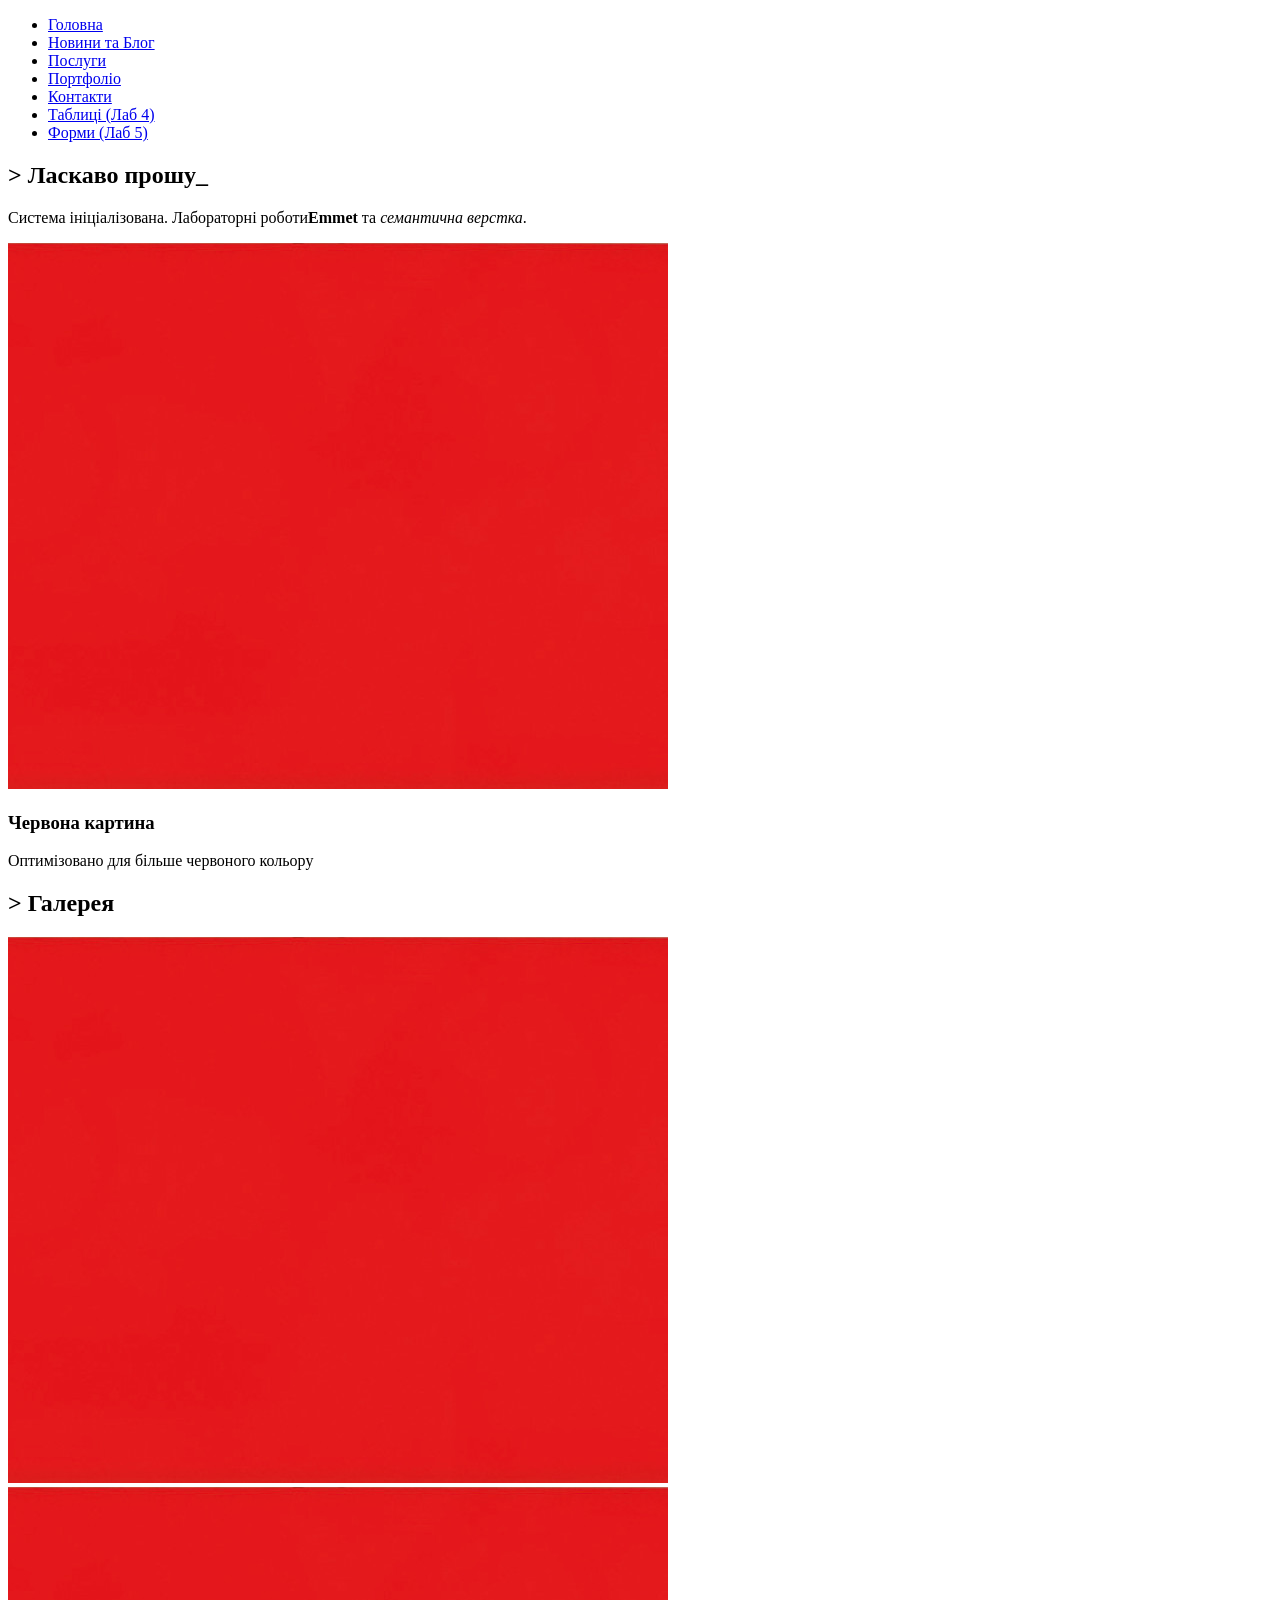
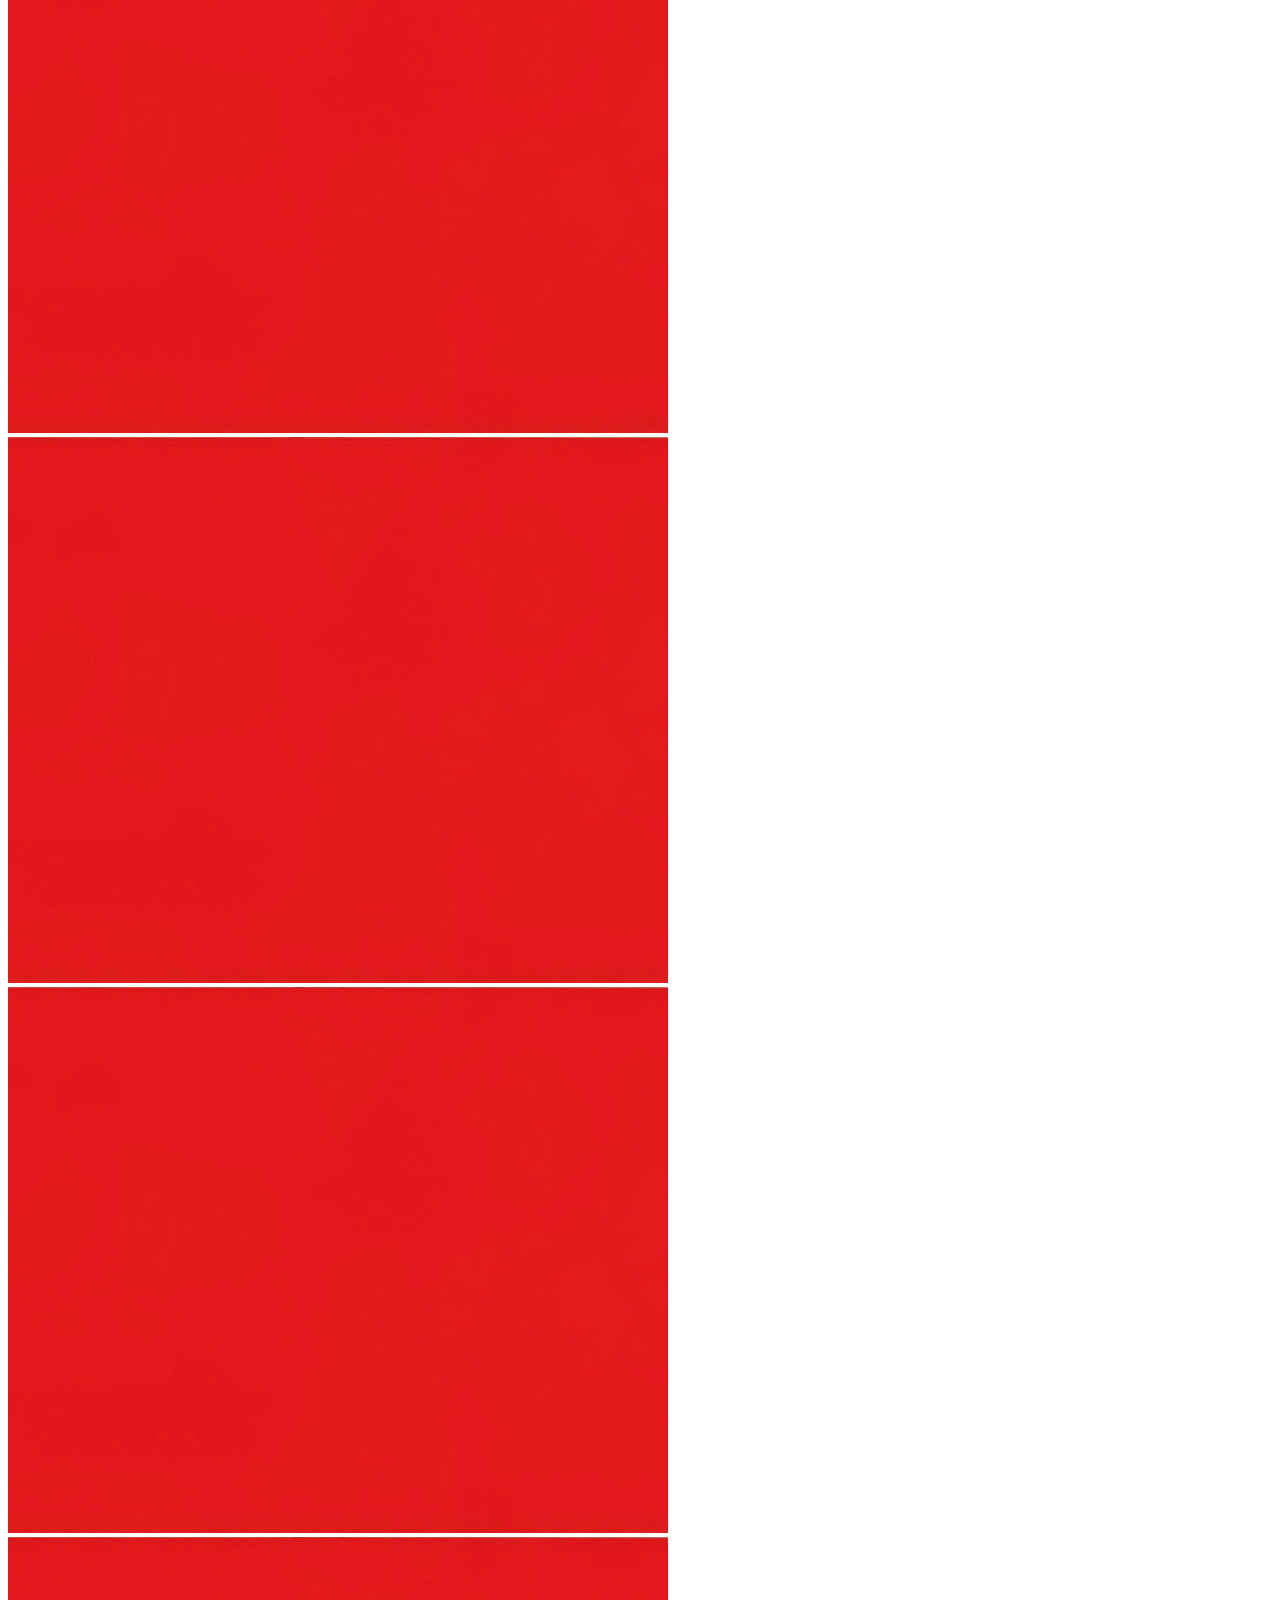
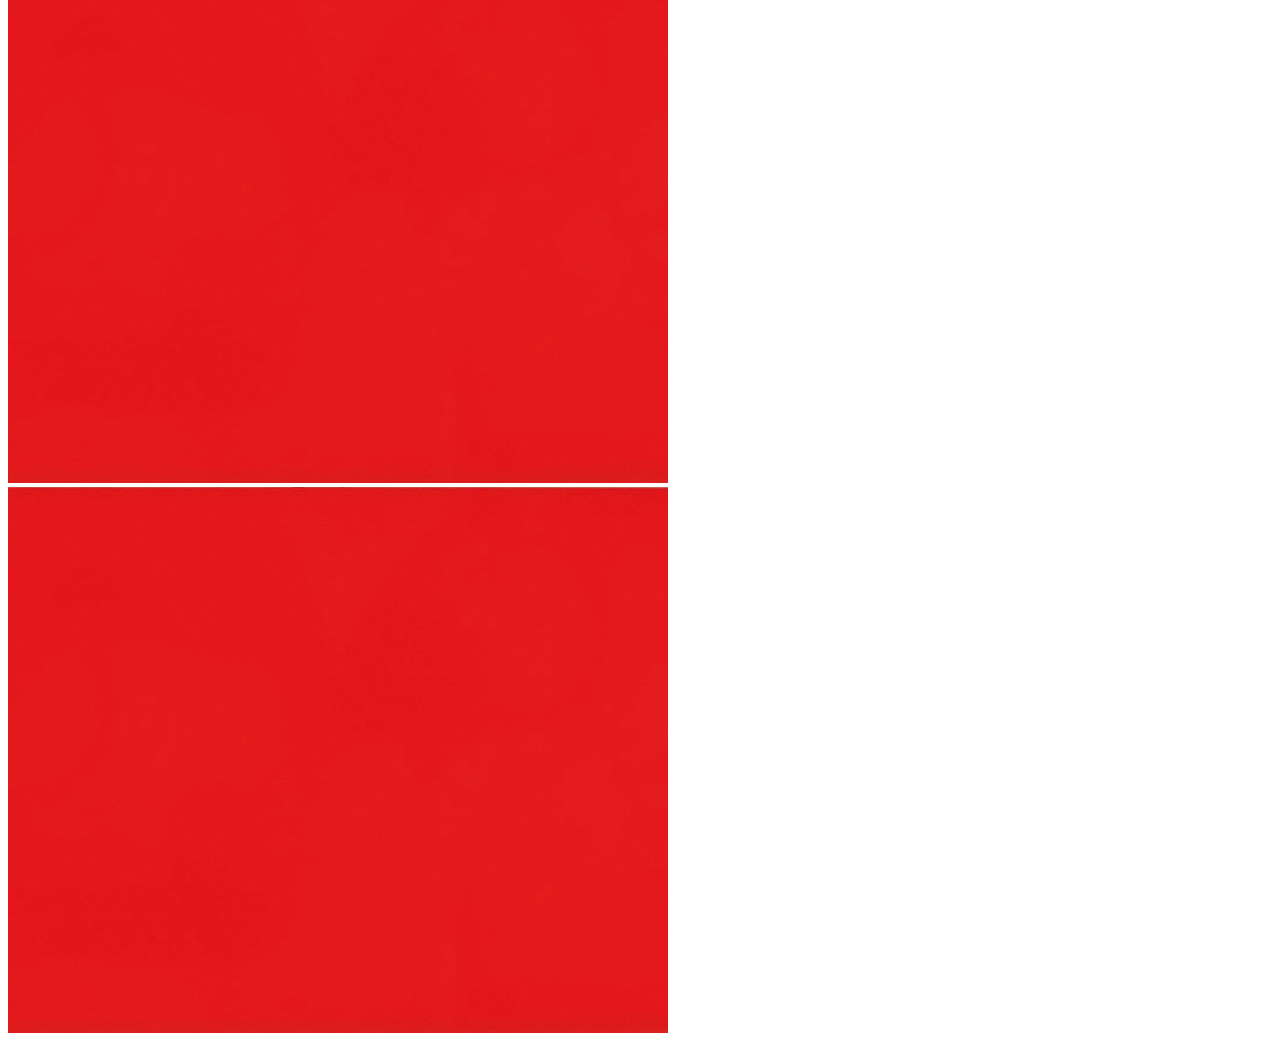
<file: index.html>
<!DOCTYPE html>
<html lang="uk">
<head>
    <meta charset="UTF-8">
    <meta name="viewport" content="width=device-width, initial-scale=1.0">
    <title>Lab // Semantics</title>
    <link rel="stylesheet" href="style.css">
</head>
<body>

    <header>
        <nav>
            <ul>
                <li><a href="index.html">Головна</a></li>
                <li><a href="news.html">Новини та Блог</a></li>
                <li><a href="#">Послуги</a></li>
                <li><a href="#">Портфоліо</a></li>
                <li><a href="#">Контакти</a></li>
                <li><a href="lab4.html" class="active">Таблиці (Лаб 4)</a></li>
                <li><a href="lab5.html" class="active">Форми (Лаб 5)</a></li>
            </ul>
        </nav>
    </header>

    <main>
        <section class="module">
            <h1>> Ласкаво прошу_</h1>
            <p>Система ініціалізована. Лабораторні роботи<strong>Emmet</strong> та <em>семантична верстка</em>.</p>
        </section>

        <section class="module product">
            <img src="red.jpg" alt="Зображення товару">
            <div class="product-info">
                <h3>Червона картина</h3>
                <p>Оптимізовано для більше червоного кольору</p>
            </div>
        </section>

        <section class="module">
            <h2>> Галерея</h2>
            <div class="gallery-grid">
                <img src="red.jpg" alt="Файл 1">
                <img src="red.jpg" alt="Файл 2">
                <img src="red.jpg" alt="Файл 3">
                <img src="red.jpg" alt="Файл 4">
                <img src="red.jpg" alt="Файл 5">
                <img src="red.jpg" alt="Файл 6">
            </div>
        </section>
    </main>
</body>
</html>
</file>
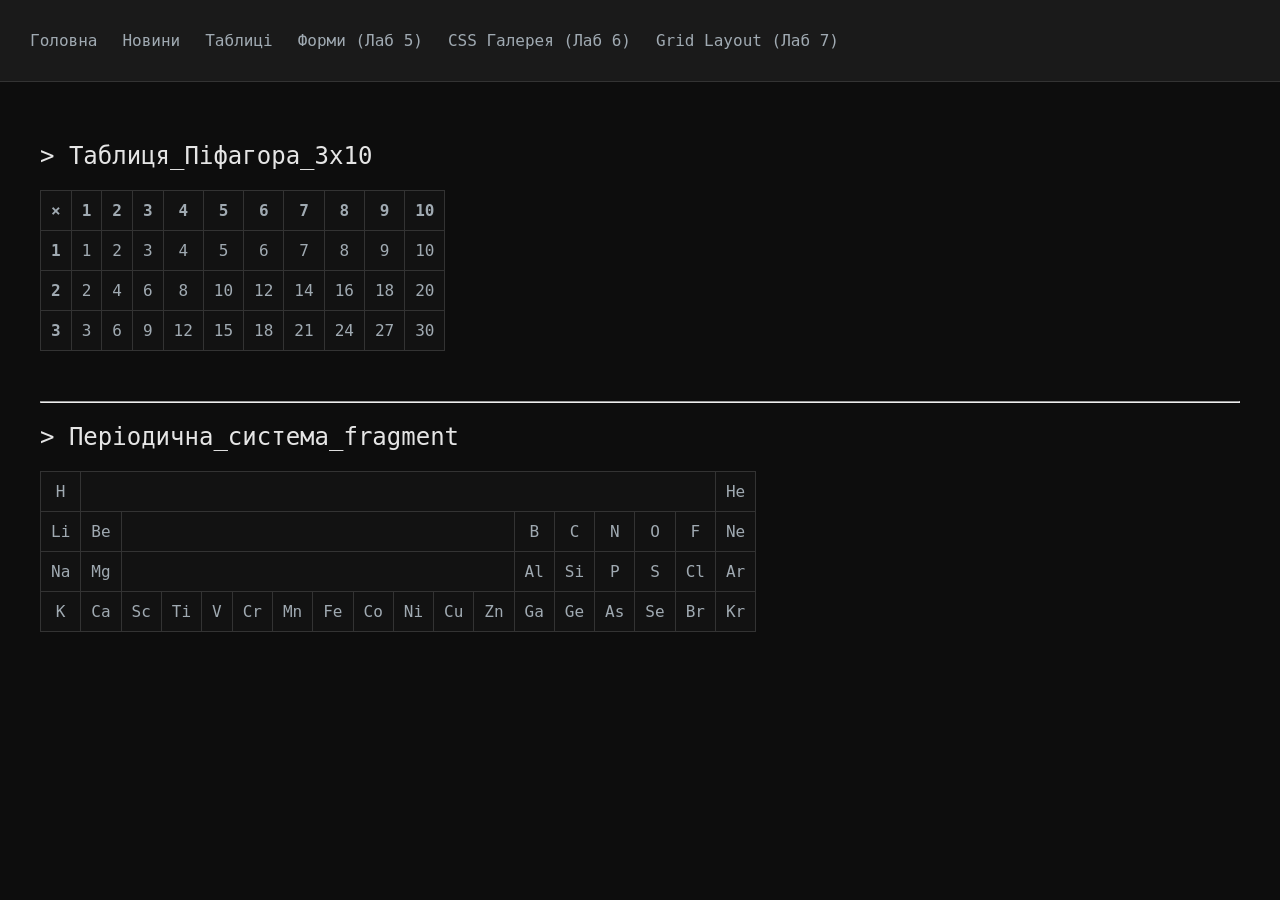
<file: lab4.html>
<!DOCTYPE html>
<html lang="uk">
<head>
    <meta charset="UTF-8">
    <title>Lab 4 // Tables</title>
    <link rel="stylesheet" href="lab4_style.css">
</head>
<body>
    <header>
        <nav>
            <ul>
                <li><a href="index.html">Головна</a></li>
                <li><a href="news.html">Новини</a></li>
                <li><a href="lab4.html">Таблиці</a></li>
                <li><a href="lab5.html">Форми (Лаб 5)</a></li>
                <li><a href="lab6.html" class="active">CSS Галерея (Лаб 6)</a></li>
                <li><a href="lab7.html">Grid Layout (Лаб 7)</a></li>
            </ul>
        </nav>
    </header>

    <main class="techno-block">
        <section>
            <h2>> Таблиця_Піфагора_3x10</h2>
            <table class="pythagoras-table">
                <thead>
                    <tr>
                        <th>×</th><th>1</th><th>2</th><th>3</th><th>4</th><th>5</th><th>6</th><th>7</th><th>8</th><th>9</th><th>10</th>
                    </tr>
                </thead>
                <tbody>
                    <tr><th>1</th><td>1</td><td>2</td><td>3</td><td>4</td><td>5</td><td>6</td><td>7</td><td>8</td><td>9</td><td>10</td></tr>
                    <tr><th>2</th><td>2</td><td>4</td><td>6</td><td>8</td><td>10</td><td>12</td><td>14</td><td>16</td><td>18</td><td>20</td></tr>
                    <tr><th>3</th><td>3</td><td>6</td><td>9</td><td>12</td><td>15</td><td>18</td><td>21</td><td>24</td><td>27</td><td>30</td></tr>
                    </tbody>
            </table>
        </section>

        <hr>

        <section>
            <h2>> Періодична_система_fragment</h2>
            <table class="periodic-table">
                <tr>
                    <td class="element">H</td>
                    <td colspan="16"></td> <td class="element">He</td>
                </tr>
                <tr>
                    <td class="element">Li</td>
                    <td class="element">Be</td>
                    <td colspan="10"></td> <td class="element">B</td>
                    <td class="element">C</td>
                    <td class="element">N</td>
                    <td class="element">O</td>
                    <td class="element">F</td>
                    <td class="element">Ne</td>
                </tr>
                <tr>
                    <td class="element">Na</td>
                    <td class="element">Mg</td>
                    <td colspan="10"></td> <td class="element">Al</td>
                    <td class="element">Si</td>
                    <td class="element">P</td>
                    <td class="element">S</td>
                    <td class="element">Cl</td>
                    <td class="element">Ar</td>
                </tr>
                <tr>
                    <td class="element">K</td>
                    <td class="element">Ca</td>
                    <td class="element">Sc</td>
                    <td class="element">Ti</td>
                    <td class="element">V</td>
                    <td class="element">Cr</td>
                    <td class="element">Mn</td>
                    <td class="element">Fe</td>
                    <td class="element">Co</td>
                    <td class="element">Ni</td>
                    <td class="element">Cu</td>
                    <td class="element">Zn</td>
                    <td class="element">Ga</td>
                    <td class="element">Ge</td>
                    <td class="element">As</td>
                    <td class="element">Se</td>
                    <td class="element">Br</td>
                    <td class="element">Kr</td>
                </tr>
            </table>
        </section>
    </main>
</body>
</html>
</file>
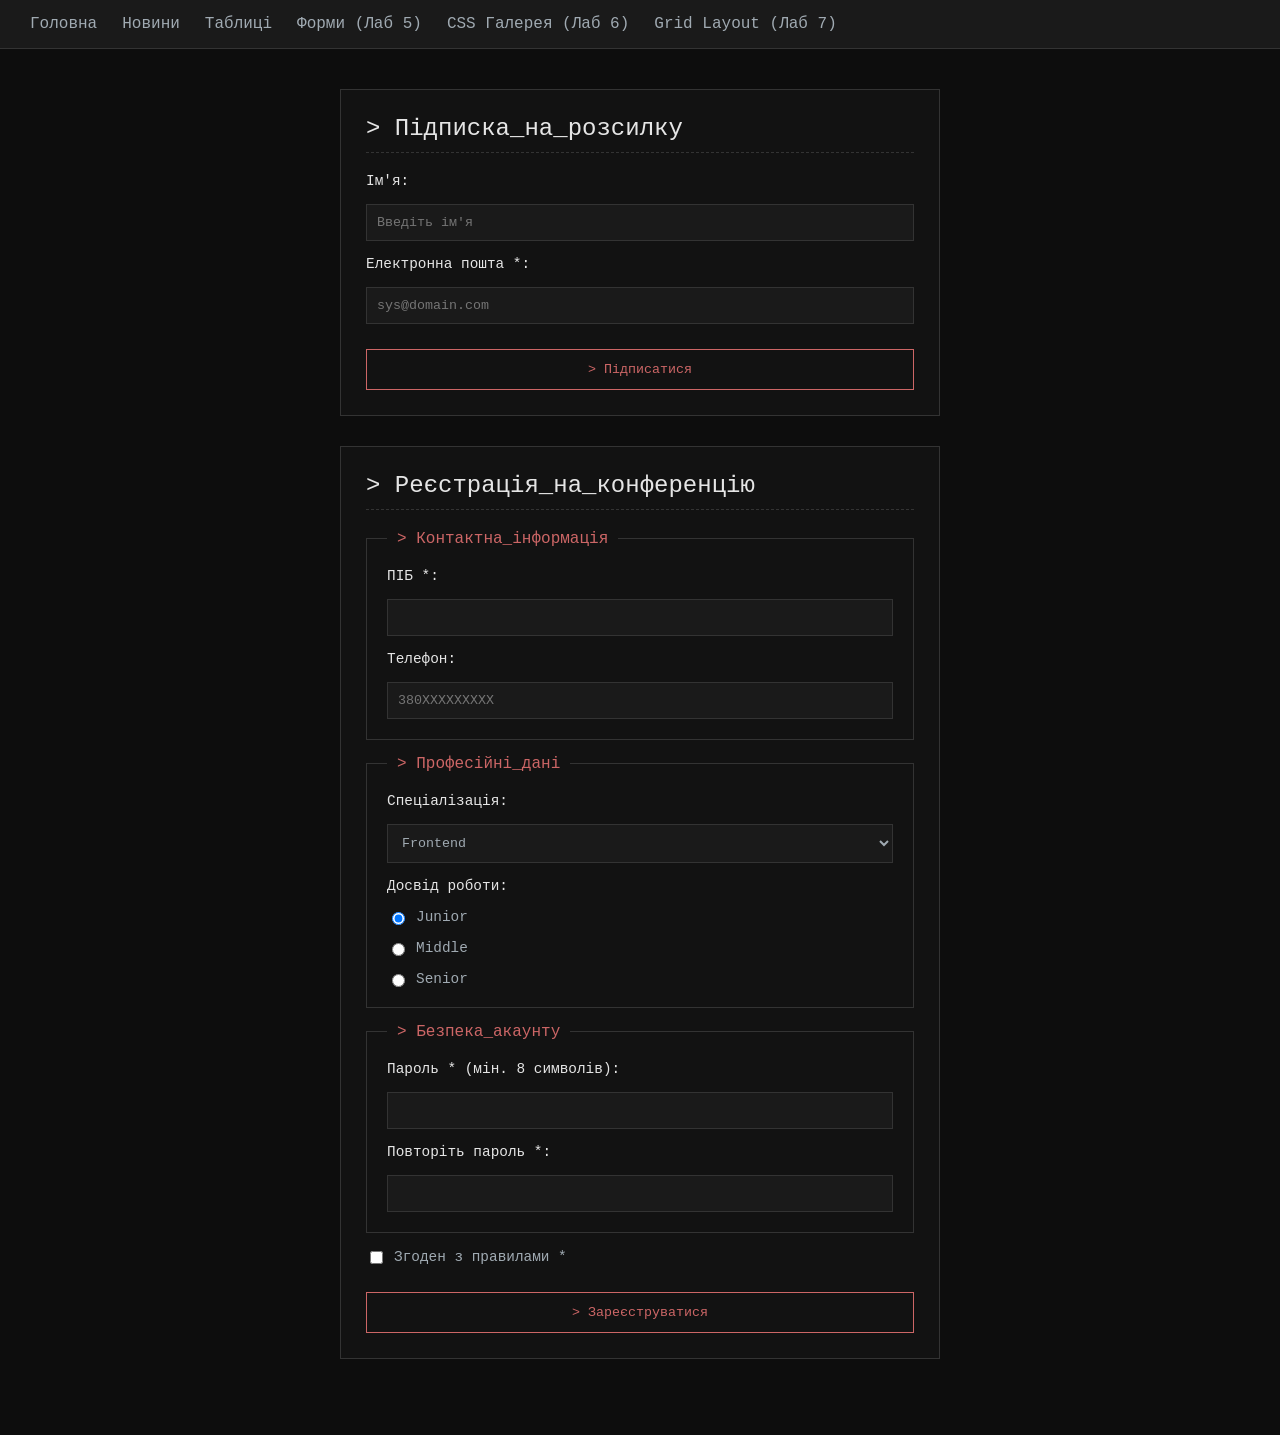
<file: lab5.html>
<!DOCTYPE html>
<html lang="uk">
<head>
    <meta charset="UTF-8">
    <title>Lab 5 // Forms</title>
    <link rel="stylesheet" href="lab5_style.css">
</head>
<body>

    <header>
        <nav>
            <ul>
                <li><a href="index.html">Головна</a></li>
                <li><a href="news.html">Новини</a></li>
                <li><a href="lab4.html">Таблиці</a></li>
                <li><a href="lab5.html">Форми (Лаб 5)</a></li>
                <li><a href="lab6.html">CSS Галерея (Лаб 6)</a></li>
                <li><a href="lab7.html">Grid Layout (Лаб 7)</a></li>
            </ul>
        </nav>
    </header>

    <main>
        <section>
            <h2>> Підписка_на_розсилку</h2>
            
            <form action="#" method="POST">
                <label for="sub-name">Ім'я:</label>
                <input type="text" id="sub-name" name="name" placeholder="Введіть ім'я">
                
                <label for="sub-email">Електронна пошта *:</label>
                <input type="email" id="sub-email" name="email" required placeholder="sys@domain.com">

                <button type="submit">> Підписатися</button>
            </form>
        </section>

        <section>
            <h2>> Реєстрація_на_конференцію</h2>
            
            <form action="#" method="POST">
                
                <fieldset>
                    <legend>> Контактна_інформація</legend>
                    <label for="reg-name">ПІБ *:</label>
                    <input type="text" id="reg-name" name="fullname" required minlength="3">

                    <label for="reg-phone">Телефон:</label>
                    <input type="tel" id="reg-phone" name="phone" pattern="[0-9]{10,12}" placeholder="380XXXXXXXXX">
                </fieldset>

                <fieldset>
                    <legend>> Професійні_дані</legend>
                    <label for="reg-role">Спеціалізація:</label>
                    <select id="reg-role" name="role">
                        <option value="frontend">Frontend</option>
                        <option value="backend">Backend</option>
                        <option value="design">Design</option>
                    </select>

                    <p class="label-text">Досвід роботи:</p>
                    <label class="inline"><input type="radio" name="exp" value="junior" checked> Junior</label>
                    <label class="inline"><input type="radio" name="exp" value="middle"> Middle</label>
                    <label class="inline"><input type="radio" name="exp" value="senior"> Senior</label>
                </fieldset>

                <fieldset>
                    <legend>> Безпека_акаунту</legend>
                    <label for="pwd1">Пароль * (мін. 8 символів):</label>
                    <input type="password" id="pwd1" name="pwd1" required minlength="8">

                    <label for="pwd2">Повторіть пароль *:</label>
                    <input type="password" id="pwd2" name="pwd2" required 
                           oninput="this.setCustomValidity(this.value != document.getElementById('pwd1').value ? 'Паролі не збігаються' : '')">
                </fieldset>

                <fieldset class="borderless">
                    <label class="inline">
                        <input type="checkbox" name="terms" required> Згоден з правилами *
                    </label>
                </fieldset>

                <button type="submit">> Зареєструватися</button>
            </form>
        </section>
    </main>

</body>
</html>
</file>
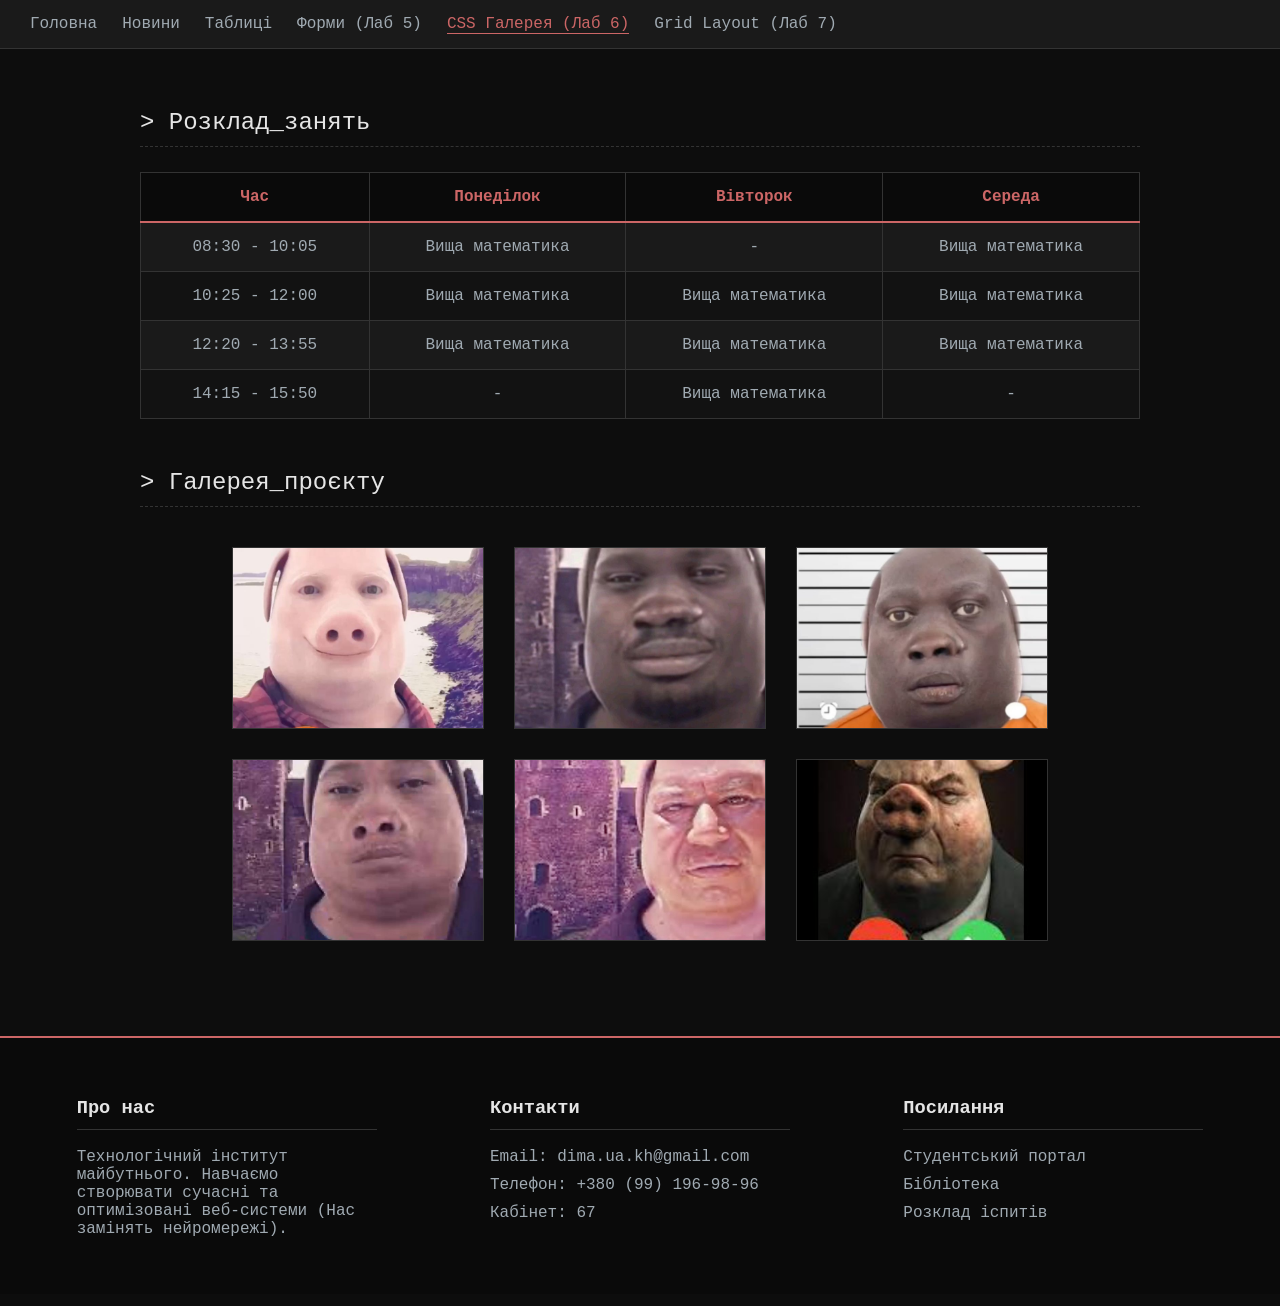
<file: lab6.html>
<!DOCTYPE html>
<html lang="uk">
<head>
    <meta charset="UTF-8">
    <meta name="viewport" content="width=device-width, initial-scale=1.0">
    <title>Лабораторна 6: CSS Стилізація</title>
    <link rel="stylesheet" href="lab6_style.css">
</head>
<body>

    <header>
        <nav>
            <ul>
                <li><a href="index.html">Головна</a></li>
                <li><a href="news.html">Новини</a></li>
                <li><a href="lab4.html">Таблиці</a></li>
                <li><a href="lab5.html">Форми (Лаб 5)</a></li>
                <li><a href="lab6.html" class="active">CSS Галерея (Лаб 6)</a></li>
                <li><a href="lab7.html">Grid Layout (Лаб 7)</a></li>
            </ul>
        </nav>
    </header>

    <main>
        <section>
            <h2>> Розклад_занять</h2>
            <table class="schedule-table">
                <thead>
                    <tr>
                        <th>Час</th>
                        <th>Понеділок</th>
                        <th>Вівторок</th>
                        <th>Середа</th>
                    </tr>
                </thead>
                <tbody>
                    <tr>
                        <td>08:30 - 10:05</td>
                        <td>Вища математика</td>
                        <td>-</td>
                        <td>Вища математика</td>
                    </tr>
                    <tr>
                        <td>10:25 - 12:00</td>
                        <td>Вища математика</td>
                        <td>Вища математика</td>
                        <td>Вища математика</td>
                    </tr>
                    <tr>
                        <td>12:20 - 13:55</td>
                        <td>Вища математика</td>
                        <td>Вища математика</td>
                        <td>Вища математика</td>
                    </tr>
                    <tr>
                        <td>14:15 - 15:50</td>
                        <td>-</td>
                        <td>Вища математика</td>
                        <td>-</td>
                    </tr>
                </tbody>
            </table>
        </section>

        <section>
            <h2>> Галерея_проєкту</h2>
            <div class="gallery-container">
                <img src="jonhpork1.jpg" alt="Скріншот 1" class="gallery-img">
                <img src="johnpork2.jpg" alt="Скріншот 2" class="gallery-img">
                <img src="johnpork3.jpg" alt="Скріншот 3" class="gallery-img">
                <img src="johnpork4.jpg" alt="Скріншот 4" class="gallery-img">
                <img src="johnpork5.jpg" alt="Скріншот 5" class="gallery-img">
                <img src="johnpork6.jpg" alt="Скріншот 6" class="gallery-img">
            </div>
        </section>
    </main>

    <footer class="site-footer">
        <div class="footer-column">
            <h3>Про нас</h3>
            <p>Технологічний інститут майбутнього. Навчаємо створювати сучасні та оптимізовані веб-системи (Нас замінять нейромережі).</p>
        </div>
        
        <div class="footer-column">
            <h3>Контакти</h3>
            <ul class="footer-links">
                <li>Email: dima.ua.kh@gmail.com</li>
                <li>Телефон: +380 (99) 196-98-96</li>
                <li>Кабінет: 67</li>
            </ul>
        </div>
        
        <div class="footer-column">
            <h3>Посилання</h3>
            <ul class="footer-links">
                <li><a href="#">Студентський портал</a></li>
                <li><a href="#">Бібліотека</a></li>
                <li><a href="#">Розклад іспитів</a></li>
            </ul>
        </div>
    </footer>

</body>
</html>
</file>
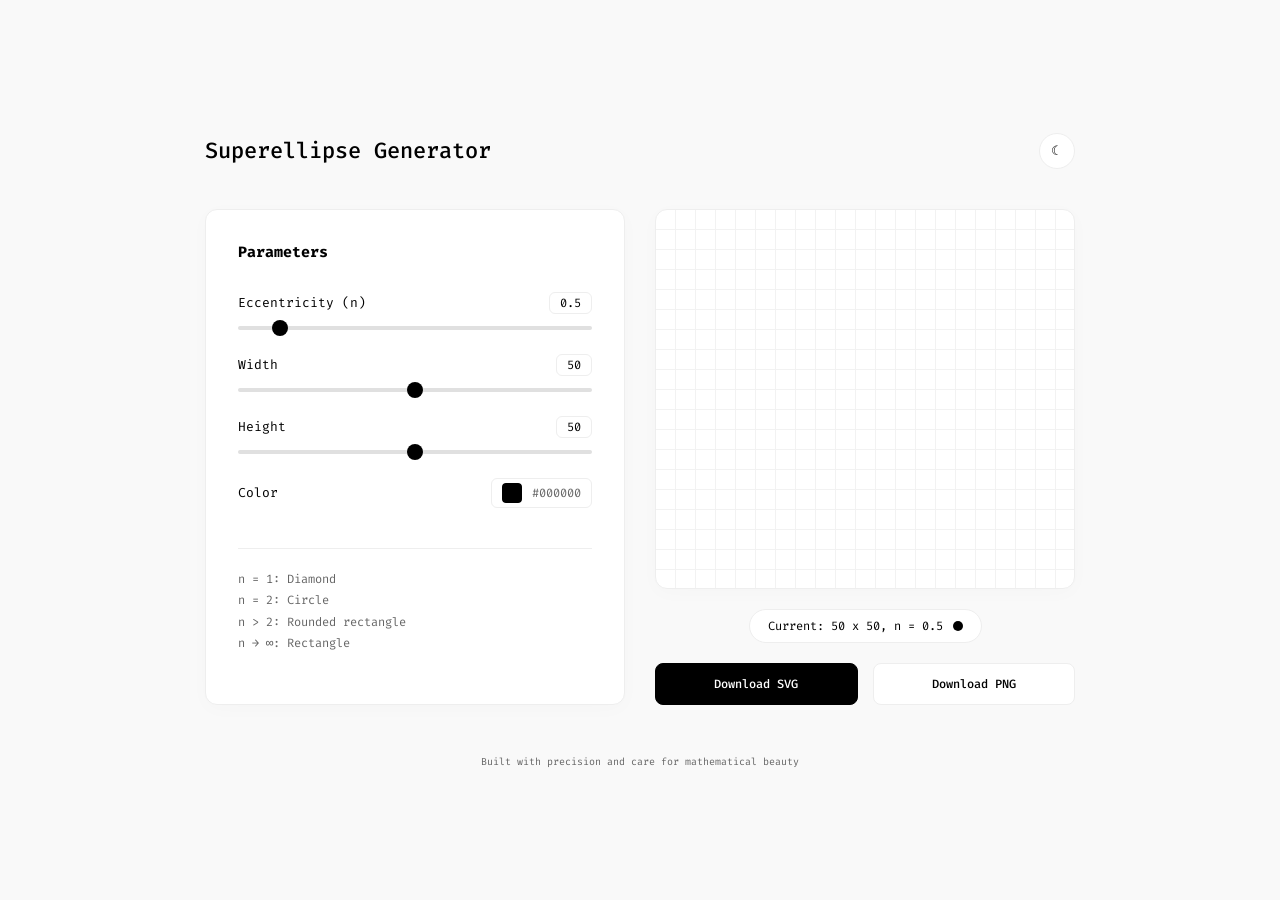
<file: lab7.2.html>
<!DOCTYPE html>
<html lang="uk">
<head>
    <meta charset="UTF-8">
    <meta name="viewport" content="width=device-width, initial-scale=1.0">
    <title>Superellipse Generator - Minimal UI</title>
    <link href="https://fonts.googleapis.com/css2?family=Fira+Code:wght@400;500&family=Inter:wght@400;500;600&display=swap" rel="stylesheet">
    <link rel="stylesheet" href="styles7.css">
</head>
<body>

    <div class="app-container">
        <header class="header">
            <h1>Superellipse Generator</h1>
            <button class="theme-toggle">☾</button>
        </header>

        <main class="grid-layout">
            
            <aside class="card parameters-card">
                <h2>Parameters</h2>
                
                <div class="control-group">
                    <div class="control-header">
                        <span>Eccentricity (n)</span>
                        <div class="val-box" id="val-n">0.5</div>
                    </div>
                    <input type="range" min="0" max="5" step="0.1" value="0.5" oninput="document.getElementById('val-n').innerText = this.value">
                </div>

                <div class="control-group">
                    <div class="control-header">
                        <span>Width</span>
                        <div class="val-box" id="val-w">50</div>
                    </div>
                    <input type="range" min="0" max="100" value="50" oninput="document.getElementById('val-w').innerText = this.value">
                </div>

                <div class="control-group">
                    <div class="control-header">
                        <span>Height</span>
                        <div class="val-box" id="val-h">50</div>
                    </div>
                    <input type="range" min="0" max="100" value="50" oninput="document.getElementById('val-h').innerText = this.value">
                </div>

                <div class="control-color">
                    <span>Color</span>
                    <div class="color-picker-wrap">
                        <input type="color" value="#000000" oninput="document.getElementById('val-c').innerText = this.value.toUpperCase()">
                        <span class="color-code" id="val-c">#000000</span>
                    </div>
                </div>

                <div class="legend">
                    n = 1: Diamond<br>
                    n = 2: Circle<br>
                    n > 2: Rounded rectangle<br>
                    n → ∞: Rectangle
                </div>
            </aside>

            <section class="preview-container">
                
                <div class="card preview-area">
                    </div>

                <div class="status-bar">
                    <span>Current: 50 x 50, n = 0.5</span>
                    <div class="color-dot"></div>
                </div>

                <div class="actions-grid">
                    <button class="btn btn-dark">Download SVG</button>
                    <button class="btn btn-light">Download PNG</button>
                </div>
            </section>

        </main>

        <footer class="footer-text">
            Built with precision and care for mathematical beauty
        </footer>
    </div>

</body>
</html>
</file>
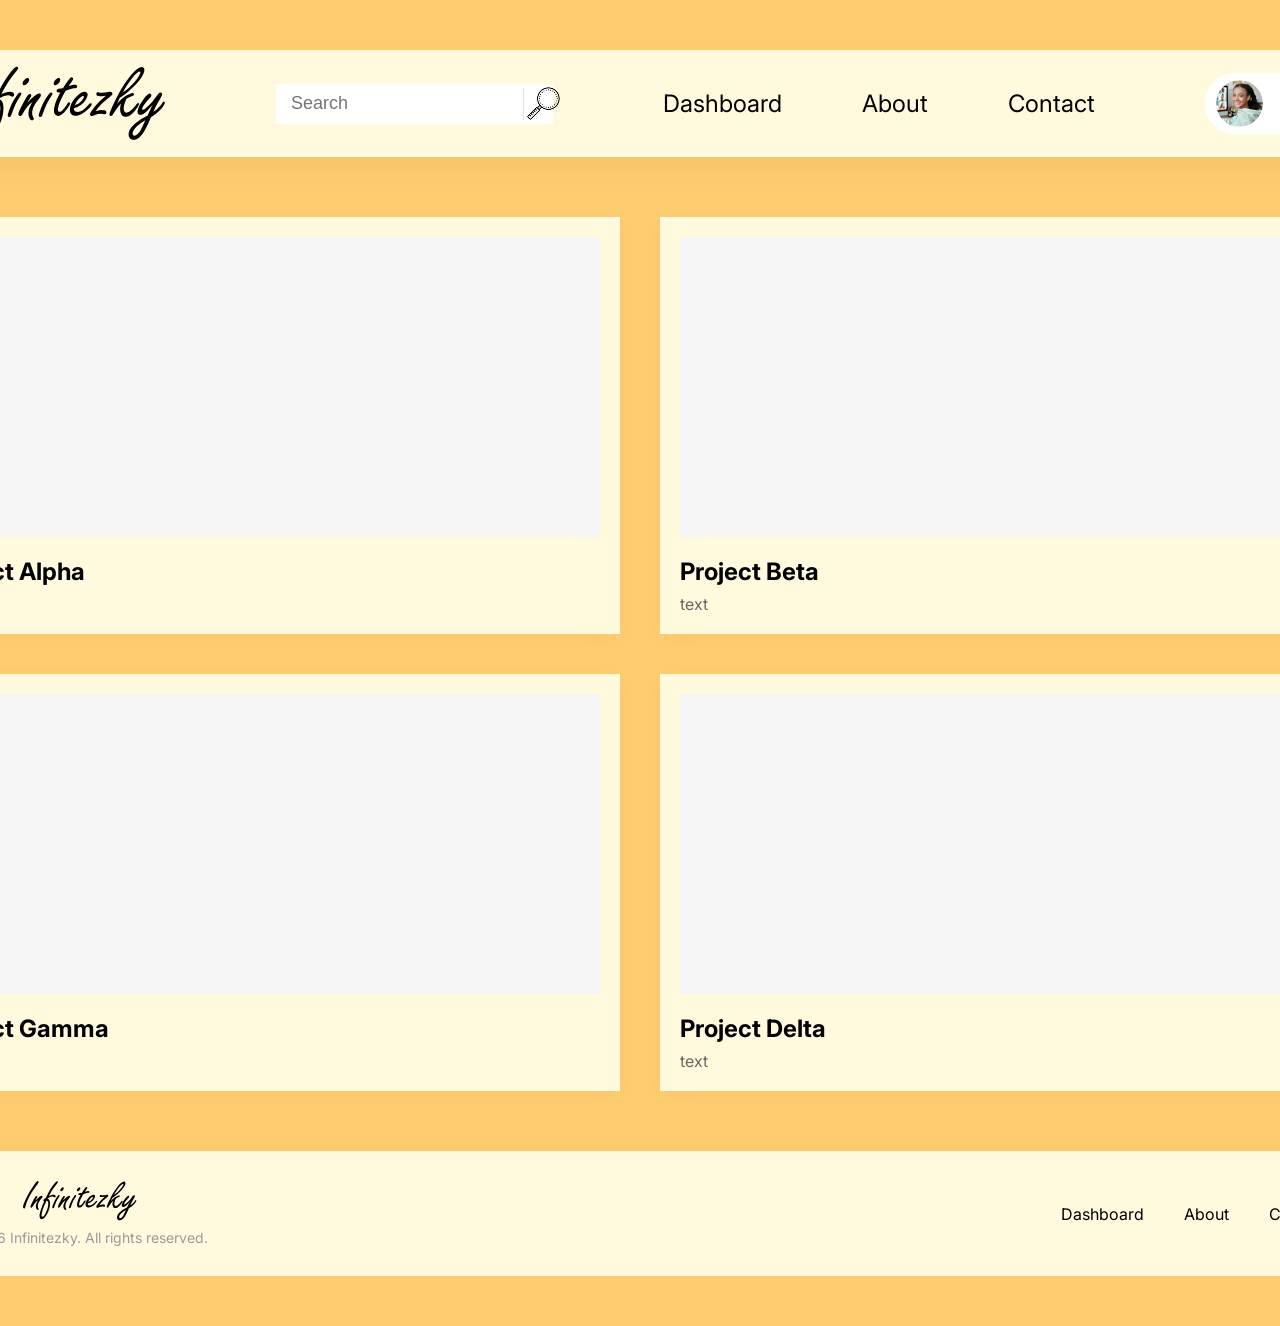
<file: lab7.2fix.html>
<!DOCTYPE html>
<html lang="uk">
<head>
    <meta charset="UTF-8">
    <meta name="viewport" content="width=device-width, initial-scale=1.0">
    <title>Lab 7 - Figma Implementation</title>
    <link rel="stylesheet" href="styles7f.css">
</head>
<body>

    <header class="header-section">
        <nav class="navbar">
            <img src="img/logo.svg" alt="logo" class="logo">
            
            <div class="search-container">
                <input type="text" placeholder="Search" class="search-input">
                <div class="search-icon-wrapper">
                    <img src="img/icon.png" alt="search" class="search-icon">
                </div>
            </div>

            <ul class="nav-links">
                <li>Dashboard</li>
                <li>About</li>
                <li>Contact</li>
            </ul>

            <div class="profile-card">
                <img src="img/picture.png" alt="avatar" class="avatar">
                <img src="img/icon2.svg" alt="arrow" class="chevron-icon">
            </div>
        </nav>
    </header>

    <main class="main-content">
        <div class="grid-container">
            <div class="card">
                <div class="card-img-placeholder"></div>
                <h3>Project Alpha</h3>
                <p>text</p>
            </div>
            <div class="card">
                <div class="card-img-placeholder"></div>
                <h3>Project Beta</h3>
                <p>text</p>
            </div>
            <div class="card">
                <div class="card-img-placeholder"></div>
                <h3>Project Gamma</h3>
                <p>text</p>
            </div>
            <div class="card">
                <div class="card-img-placeholder"></div>
                <h3>Project Delta</h3>
                <p>text</p>
            </div>
        </div>
    </main>
    <footer class="site-footer">
        <div class="footer-content">
            <div class="footer-left">
                <img src="img/logo.svg" alt="logo" class="logo-footer">
                <p class="copyright">&copy; 2026 Infinitezky. All rights reserved.</p>
            </div>

            <ul class="footer-links">
                <li>Dashboard</li>
                <li>About</li>
                <li>Contact</li>
            </ul>
        </div>
    </footer>
</body>
</html>
</file>
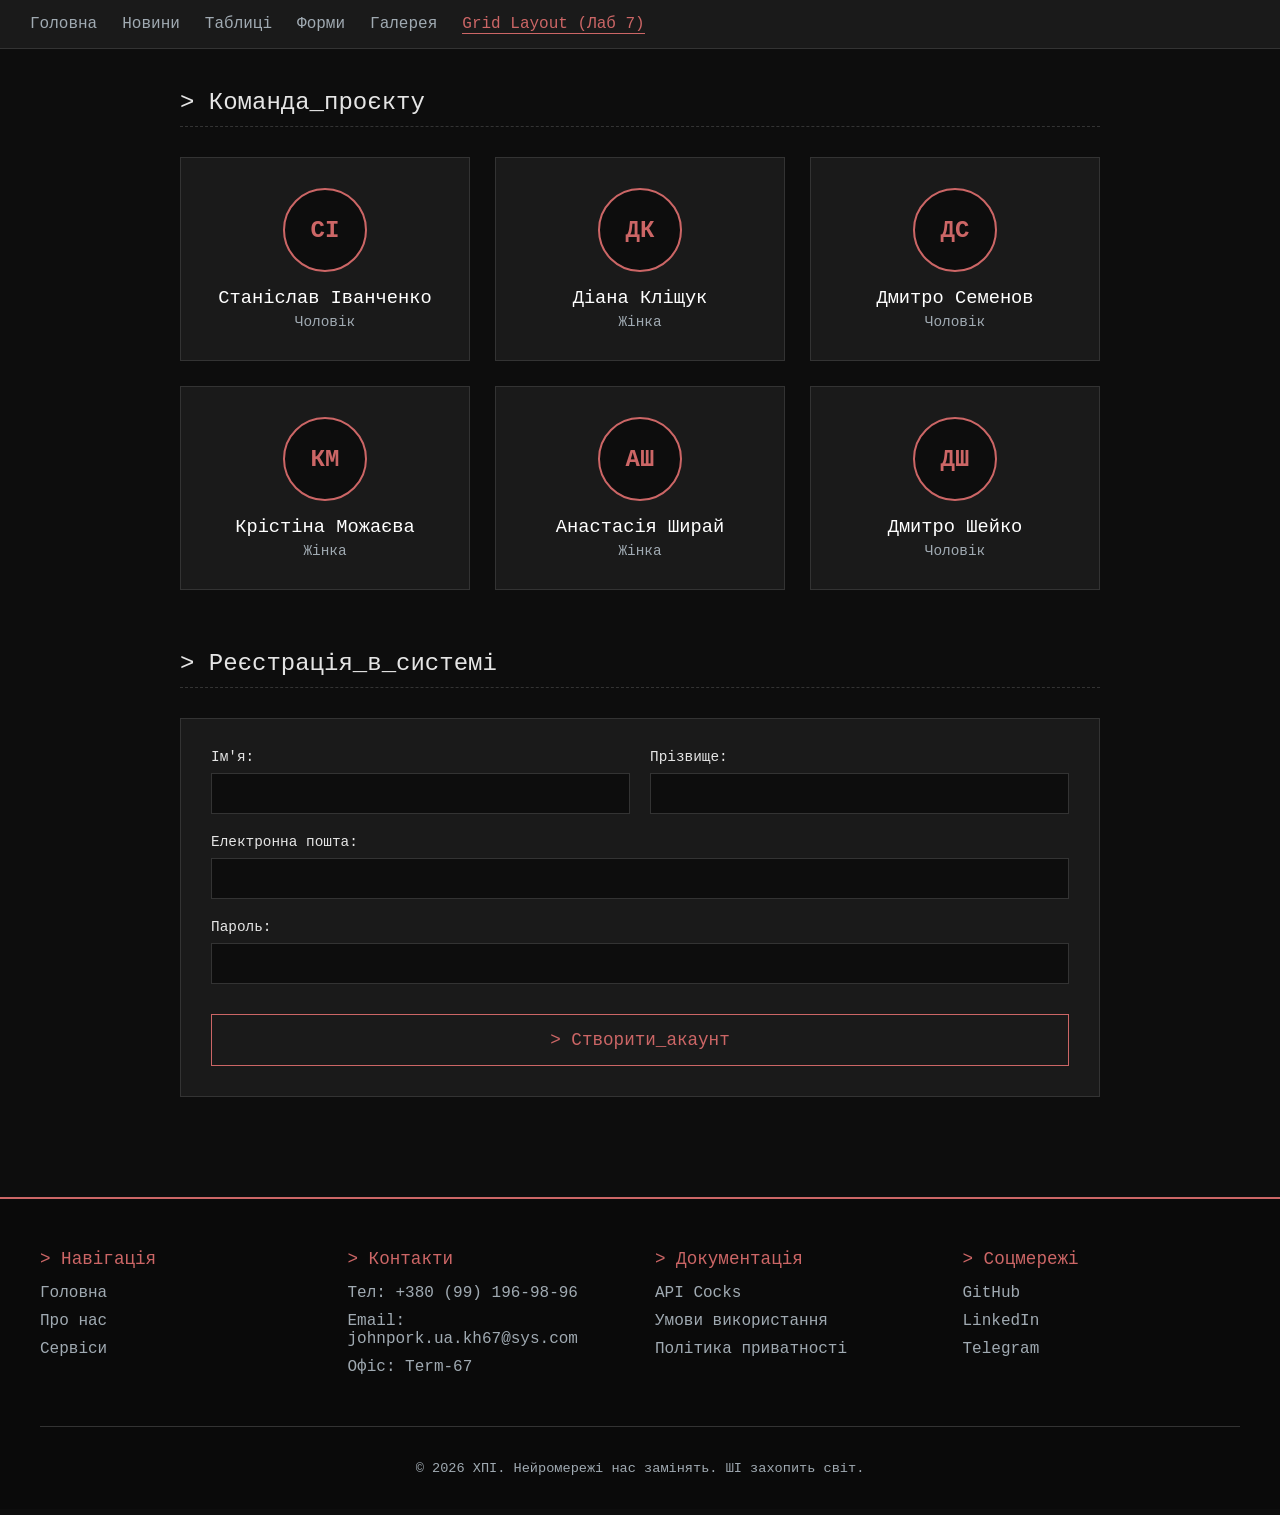
<file: lab7.html>
<!DOCTYPE html>
<html lang="uk">
<head>
    <meta charset="UTF-8">
    <meta name="viewport" content="width=device-width, initial-scale=1.0">
    <title>Лабораторна 7: Flexbox та Grid</title>
    <link rel="stylesheet" href="lab7_style.css">
</head>
<body>

    <header>
        <nav>
            <ul>
                <li><a href="index.html">Головна</a></li>
                <li><a href="news.html">Новини</a></li>
                <li><a href="lab4.html">Таблиці</a></li>
                <li><a href="lab5.html">Форми</a></li>
                <li><a href="lab6.html">Галерея</a></li>
                <li><a href="lab7.html" class="active">Grid Layout (Лаб 7)</a></li>
            </ul>
        </nav>
    </header>

    <main>
        <section id="team-section">
            <h2>> Команда_проєкту</h2>
            <div class="team-grid">
                <div class="team-card">
                    <div class="avatar">СІ</div>
                    <h3>Станіслав Іванченко</h3>
                    <p>Чоловік</p>
                </div>
                <div class="team-card">
                    <div class="avatar">ДК</div>
                    <h3>Діана Кліщук</h3>
                    <p>Жінка</p>
                </div>
                <div class="team-card">
                    <div class="avatar">ДС</div>
                    <h3>Дмитро Семенов</h3>
                    <p>Чоловік</p>
                </div>
                <div class="team-card">
                    <div class="avatar">КМ</div>
                    <h3>Крістіна Можаєва</h3>
                    <p>Жінка</p>
                </div>
                <div class="team-card">
                    <div class="avatar">АШ</div>
                    <h3>Анастасія Ширай</h3>
                    <p>Жінка</p>
                </div>
                <div class="team-card">
                    <div class="avatar">ДШ</div>
                    <h3>Дмитро Шейко</h3>
                    <p>Чоловік</p>
                </div>
            </div>
        </section>

        <section id="registration-section">
            <h2>> Реєстрація_в_системі</h2>
            <form class="grid-form" action="#" method="POST">
                
                <div class="form-group">
                    <label for="fname">Ім'я:</label>
                    <input type="text" id="fname" name="fname" required>
                </div>
                
                <div class="form-group">
                    <label for="lname">Прізвище:</label>
                    <input type="text" id="lname" name="lname" required>
                </div>

                <div class="form-group full-width">
                    <label for="email">Електронна пошта:</label>
                    <input type="email" id="email" name="email" required>
                </div>

                <div class="form-group full-width">
                    <label for="pass">Пароль:</label>
                    <input type="password" id="pass" name="pass" required>
                </div>

                <button type="submit" class="full-width">> Створити_акаунт</button>
            </form>
        </section>
    </main>

    <footer class="complex-footer">
        <div class="footer-col">
            <h3>> Навігація</h3>
            <ul class="footer-nav">
                <li><a href="#">Головна</a></li>
                <li><a href="#">Про нас</a></li>
                <li><a href="#">Сервіси</a></li>
            </ul>
        </div>
        <div class="footer-col">
            <h3>> Контакти</h3>
            <ul class="footer-nav">
                <li>Тел: +380 (99) 196-98-96</li>
                <li>Email: johnpork.ua.kh67@sys.com</li>
                <li>Офіс: Term-67</li>
            </ul>
        </div>
        <div class="footer-col">
            <h3>> Документація</h3>
            <ul class="footer-nav">
                <li><a href="#">API Cocks</a></li>
                <li><a href="#">Умови використання</a></li>
                <li><a href="#">Політика приватності</a></li>
            </ul>
        </div>
        <div class="footer-col">
            <h3>> Соцмережі</h3>
            <ul class="footer-nav">
                <li><a href="#">GitHub</a></li>
                <li><a href="#">LinkedIn</a></li>
                <li><a href="#">Telegram</a></li>
            </ul>
        </div>

        <div class="footer-bottom">
            <p>&copy; 2026 ХПІ. Нейромережі нас замінять. ШІ захопить світ.</p>
        </div>
    </footer>

</body>
</html>
</file>
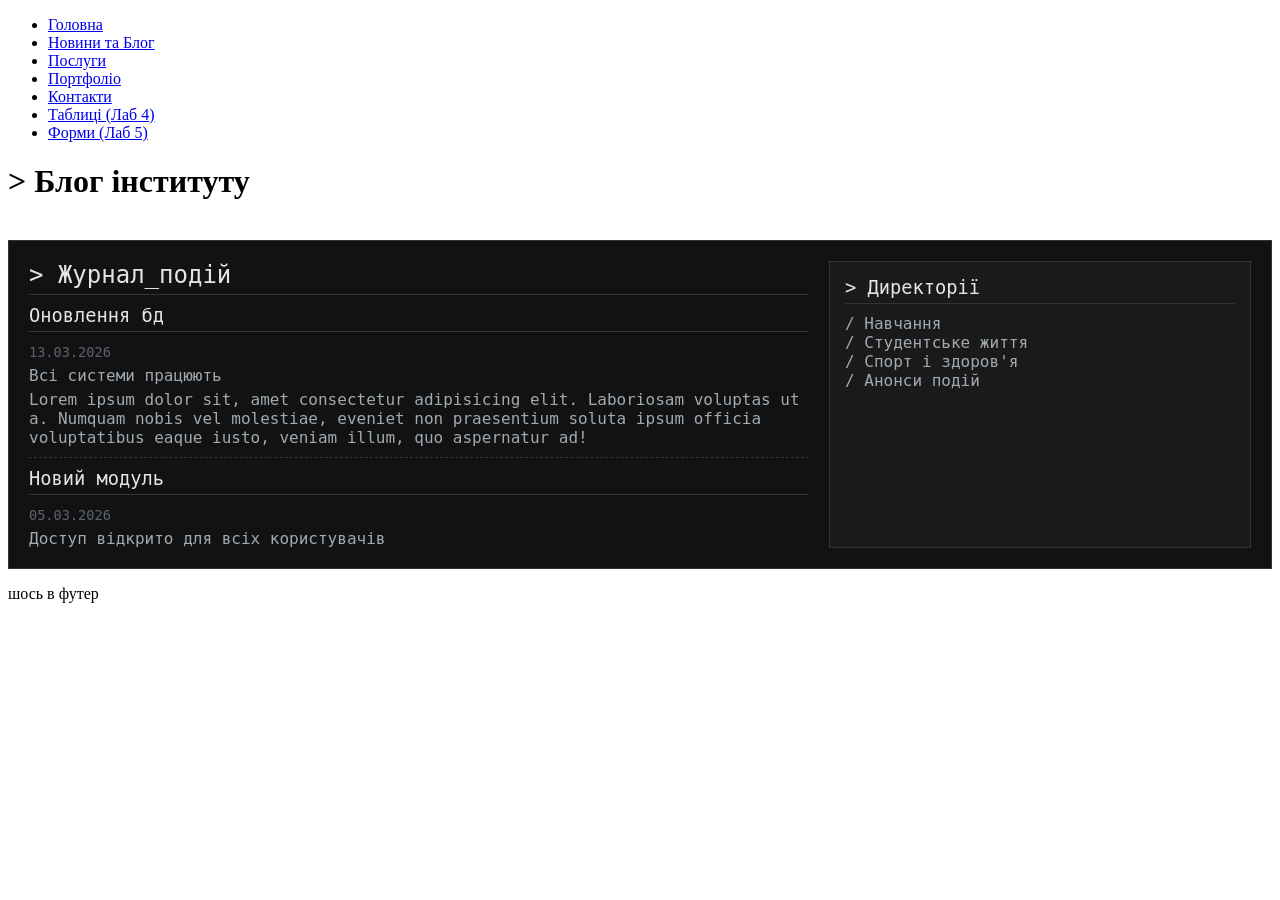
<file: news.html>
<!DOCTYPE html>
<html lang="uk">
<head>
    <meta charset="UTF-8">
    <meta name="viewport" content="width=device-width, initial-scale=1.0">
    <title>Новини інституту</title>
    <link rel="stylesheet" href="style.css">
</head>
<body>

    <header>
        <nav>
            <ul>
                <li><a href="index.html">Головна</a></li>
                <li><a href="news.html">Новини та Блог</a></li>
                <li><a href="#">Послуги</a></li>
                <li><a href="#">Портфоліо</a></li>
                <li><a href="#">Контакти</a></li>
                <li><a href="lab4.html" class="active">Таблиці (Лаб 4)</a></li>
                <li><a href="lab5.html" class="active">Форми (Лаб 5)</a></li>
            </ul>
        </nav>
    </header>

    <main>
        <h1>> Блог інституту</h1>
        
        <div class="techno-block">
            
            <section>
                <h2>> Журнал_подій</h2>
                <article>
                    <h3>Оновлення бд</h3>
                    <time datetime="2026-03-13">13.03.2026</time>
                    <p>Всі системи працюють</p>
                    <p>Lorem ipsum dolor sit, amet consectetur adipisicing elit. Laboriosam voluptas ut a. Numquam nobis vel molestiae, eveniet non praesentium soluta ipsum officia voluptatibus eaque iusto, veniam illum, quo aspernatur ad!</p>
                </article>
                <article>
                    <h3>Новий модуль</h3>
                    <time datetime="2026-03-05">05.03.2026</time>
                    <p>Доступ відкрито для всіх користувачів</p>
                </article>
            </section>

            <aside>
                <h3>> Директорії</h3>
                <ul>
                    <li><a href="#">/ Навчання</a></li>
                    <li><a href="#">/ Студентське життя</a></li>
                    <li><a href="#">/ Спорт і здоров'я</a></li>
                    <li><a href="#">/ Анонси подій</a></li>
                </ul>
            </aside>
            
        </div>
    </main>

    <footer>
        <p>шось в футер</p>
    </footer>

</body>
</html>
</file>
<file: style.css>
.techno-block {
    display: flex; gap: 20px;
    background: #121212; 
    color: #a0aab2;
    font-family: 'Consolas', monospace;
    padding: 20px; 
    margin-top: 40px;
    border: 1px solid #333;
}

.techno-block section { 
    flex: 2; 
}

.techno-block aside { 
    flex: 1; 
    background: #1a1a1a; 
    padding: 15px; 
    border: 1px solid #333; 
}

.techno-block h2, .techno-block h3 {
    color: #e5e5e5; 
    font-weight: normal; 
    margin: 0 0 10px;
    border-bottom: 1px solid #333; 
    padding-bottom: 5px;
}

.techno-block article { 
    border-bottom: 1px dashed #333; 
    padding-bottom: 10px; 
    margin-bottom: 10px; 
}

.techno-block article:last-child { 
    border: none; 
    margin: 0; 
    padding: 0; 
}

.techno-block time { 
    color: #5c6370; 
    font-size: 0.85em; 
}

.techno-block p { 
    margin: 5px 0 0; 
}

.techno-block ul { 
    list-style: none; 
    padding: 0; 
    margin: 0; 
}

.techno-block a { 
    color: #a0aab2; 
    text-decoration: none; 
}

.techno-block a:hover { 
    color: #56b6c2; 
}
</file>
<file: lab4_style.css>
body {
    background: #0d0d0d;
    color: #a0aab2;
    font-family: 'Consolas', monospace;
    margin: 0;
}

header {
    background: #1a1a1a;
    border-bottom: 1px solid #333;
    padding: 15px 30px;
}

nav ul {
    display: flex;
    gap: 25px;
    list-style: none;
    padding: 0;
}

nav a {
    color: inherit;
    text-decoration: none;
}

nav a:hover {
    color: #56b6c2;
}

main {
    padding: 40px;
}

h2 {
    color: #e5e5e5;
    font-weight: normal;
    margin-bottom: 20px;
}

table {
    border-collapse: collapse;
    background: #121212;
    margin-bottom: 50px;
}

th, td {
    border: 1px solid #333;
    padding: 10px;
    text-align: center;
}

.pythagoras th {
    background: #1a1a1a;
    color: #56b6c2;
}

.pythagoras td:hover {
    background: #56b6c2;
    color: #000;
}

.periodic {
    background: none;
}

.periodic td {
    border: 1px solid transparent;
}

.periodic .element {
    border: 1px solid #56b6c2;
    background: #1a1a1a;
    color: #e5e5e5;
}

.periodic .element:hover {
    background: #56b6c2;
    color: #000;
}
</file>
<file: lab5_style.css>
body {
    background: #0d0d0d;
    color: #a0aab2;
    font-family: 'Consolas', monospace;
    margin: 0;
}

header {
    background: #1a1a1a;
    border-bottom: 1px solid #333;
    padding: 15px 30px;
}

nav ul {
    display: flex;
    gap: 25px;
    list-style: none;
    padding: 0;
    margin: 0;
}

nav a {
    color: inherit;
    text-decoration: none;
}

nav a:hover, 
nav a.active {
    color: #cc6666;
    border-bottom: 1px solid;
}

main {
    padding: 40px;
    max-width: 600px;
    margin: 0 auto;
}

section {
    background: #121212;
    border: 1px solid #333;
    padding: 25px;
    margin-bottom: 30px;
}

h2 {
    color: #e5e5e5;
    font-weight: normal;
    margin-top: 0;
    border-bottom: 1px dashed #333;
    padding-bottom: 10px;
}

form {
    display: flex;
    flex-direction: column;
    gap: 15px;
}

fieldset {
    border: 1px solid #333;
    padding: 20px;
    margin: 0;
    display: flex;
    flex-direction: column;
    gap: 15px;
}

fieldset.borderless {
    border: none;
    padding: 0;
}

legend {
    color: #cc6666;
    padding: 0 10px;
}

label {
    color: #e5e5e5;
    font-size: 0.9em;
}

.label-text {
    color: #e5e5e5;
    font-size: 0.9em;
    margin: 0;
}

label.inline {
    display: inline-flex;
    align-items: center;
    gap: 8px;
    color: #a0aab2;
    cursor: pointer;
}

input:not([type="radio"]):not([type="checkbox"]), 
select {
    background: #1a1a1a;
    border: 1px solid #333;
    color: #a0aab2;
    padding: 10px;
    font-family: inherit;
    width: 100%;
    box-sizing: border-box;
}

input:focus, 
select:focus {
    outline: none;
    border-color: #cc6666;
}

button {
    background: transparent;
    border: 1px solid #cc6666;
    color: #cc6666;
    padding: 12px;
    font-family: inherit;
    cursor: pointer;
    margin-top: 10px;
    transition: all 0.2s ease;
}

button:hover {
    background: #cc6666;
    color: #0d0d0d;
}
</file>
<file: lab6_style.css>
body {
    background-color: #0d0d0d;
    color: #a0aab2;
    font-family: 'Consolas', monospace;
    margin: 0;
    display: flex;
    flex-direction: column;
    min-height: 100vh;
}

header {
    background-color: #1a1a1a;
    border-bottom: 1px solid #333;
    padding: 15px 30px;
}

nav ul {
    display: flex;
    gap: 25px;
    list-style: none;
    padding: 0;
    margin: 0;
}

nav a {
    color: inherit;
    text-decoration: none;
}

nav a:hover, 
nav a.active {
    color: #cc6666;
    border-bottom: 1px solid #cc6666;
}

main {
    padding: 40px;
    max-width: 1000px;
    margin: 0 auto;
    flex: 1;
}

h2 {
    color: #e5e5e5;
    font-weight: normal;
    border-bottom: 1px dashed #333;
    padding-bottom: 10px;
    margin-bottom: 25px;
}

.schedule-table {
    width: 100%;
    border-collapse: collapse;
    margin-bottom: 50px;
    background-color: #121212;
}

.schedule-table th, 
.schedule-table td {
    border: 1px solid #333;
    padding: 15px;
    text-align: center;
}

.schedule-table th {
    background-color: #0a0a0a;
    color: #cc6666;
    font-weight: bold;
    border-bottom: 2px solid #cc6666;
}

.schedule-table tr:nth-child(odd) {
    background-color: #1a1a1a;
}

.schedule-table tr:nth-child(even) {
    background-color: #121212;
}

.schedule-table tr:hover {
    background-color: #2a2a2a;
}

.gallery-container {
    display: flex;
    flex-wrap: wrap;
    justify-content: center;
}

.gallery-img {
    width: 250px;
    height: 180px;
    object-fit: cover;
    margin: 15px;
    border: 1px solid #333;
    transition: transform 0.3s ease, border-color 0.3s ease;
}

.gallery-img:hover {
    transform: scale(1.05);
    border-color: #cc6666;
    box-shadow: 0 5px 15px rgba(204, 102, 102, 0.2);
}

.site-footer {
    display: flex;
    justify-content: space-around;
    background-color: #0a0a0a;
    color: #a0aab2;
    border-top: 2px solid #cc6666;
    padding: 40px 20px;
    margin-top: 40px;
}

.footer-column {
    flex: 1;
    max-width: 300px;
    margin: 0 15px;
}

.footer-column h3 {
    color: #e5e5e5;
    border-bottom: 1px solid #333;
    padding-bottom: 10px;
}

.footer-links {
    list-style-type: none; 
    padding: 0;
    margin: 0;
}

.footer-links li {
    margin-bottom: 10px;
}

.footer-links a {
    color: #a0aab2;
    text-decoration: none;
    transition: color 0.2s ease;
}

.footer-links a:hover {
    color: #cc6666;
}
</file>
<file: styles7.css>
:root {
    --bg-page: #f9f9f9;
    --bg-card: #ffffff;
    --text-main: #000000;
    --text-muted: #666666;
    --border: #eeeeee;
    --font-mono: 'Fira Code', monospace;
    --font-sans: 'Inter', sans-serif;
}

* { margin: 0; padding: 0; box-sizing: border-box; }

body {
    background-color: var(--bg-page);
    color: var(--text-main);
    font-family: var(--font-sans);
    display: flex;
    justify-content: center;
    align-items: center;
    min-height: 100vh;
}

.app-container {
    width: 100%;
    max-width: 950px;
    padding: 40px;
}

.header {
    display: flex;
    justify-content: space-between;
    align-items: center;
    margin-bottom: 40px;
}

.header h1 {
    font-family: var(--font-mono);
    font-size: 22px;
    font-weight: 500;
}

.theme-toggle {
    background: var(--bg-card);
    border: 1px solid var(--border);
    border-radius: 50%;
    width: 36px;
    height: 36px;
    display: flex;
    align-items: center;
    justify-content: center;
    cursor: pointer;
    transition: transform 0.2s ease, border-color 0.2s ease;
}

.theme-toggle:hover {
    transform: scale(1.1);
    border-color: #000;
}

.grid-layout {
    display: grid;
    grid-template-columns: 1fr 1fr;
    gap: 30px;
}

.card {
    background: var(--bg-card);
    border: 1px solid var(--border);
    border-radius: 12px;
    padding: 32px;
    box-shadow: 0 4px 20px rgba(0,0,0,0.02);
}

.card h2 {
    font-family: var(--font-mono);
    font-size: 15px;
    margin-bottom: 30px;
}

.control-group {
    display: flex;
    flex-direction: column;
    gap: 12px;
    margin-bottom: 24px;
}

.control-header {
    display: flex;
    justify-content: space-between;
    align-items: center;
    font-family: var(--font-mono);
    font-size: 13px;
}

.val-box {
    border: 1px solid var(--border);
    padding: 2px 10px;
    border-radius: 6px;
    font-size: 12px;
}

input[type=range] {
    -webkit-appearance: none;
    width: 100%;
    height: 4px;
    background: #e0e0e0;
    border-radius: 2px;
    outline: none;
    cursor: pointer;
}

input[type=range]::-webkit-slider-thumb {
    -webkit-appearance: none;
    width: 16px;
    height: 16px;
    border-radius: 50%;
    background: #000;
    cursor: grab;
    transition: transform 0.15s ease;
}

input[type=range]::-webkit-slider-thumb:hover {
    transform: scale(1.3);
}

input[type=range]::-webkit-slider-thumb:active {
    cursor: grabbing;
}

.control-color {
    display: flex;
    justify-content: space-between;
    align-items: center;
    font-family: var(--font-mono);
    font-size: 13px;
    margin-top: 10px;
}

.color-picker-wrap {
    display: flex;
    align-items: center;
    gap: 10px;
    border: 1px solid var(--border);
    padding: 4px 10px;
    border-radius: 6px;
    transition: transform 0.2s ease;
}

.color-picker-wrap:hover {
    transform: scale(1.02);
}

input[type="color"] {
    -webkit-appearance: none;
    border: none;
    width: 20px;
    height: 20px;
    border-radius: 4px;
    cursor: pointer;
    padding: 0;
}
input[type="color"]::-webkit-color-swatch-wrapper { padding: 0; }
input[type="color"]::-webkit-color-swatch { border: none; border-radius: 3px; }

.color-code {
    font-size: 12px;
    color: var(--text-muted);
}

.legend {
    margin-top: 40px;
    padding-top: 20px;
    border-top: 1px solid var(--border);
    font-family: var(--font-mono);
    font-size: 12px;
    line-height: 1.8;
    color: var(--text-muted);
}

.preview-container {
    display: flex;
    flex-direction: column;
}

.preview-area {
    flex: 1;
    padding: 0;
    display: flex;
    justify-content: center;
    align-items: center;
    background-image: 
        linear-gradient(to right, #f2f2f2 1px, transparent 1px),
        linear-gradient(to bottom, #f2f2f2 1px, transparent 1px);
    background-size: 20px 20px;
    background-position: center;
    min-height: 380px;
    margin-bottom: 20px;
}

svg {
    width: 120px;
    height: 120px;
}

.status-bar {
    align-self: center;
    background: #fff;
    border: 1px solid var(--border);
    padding: 8px 18px;
    border-radius: 20px;
    font-family: var(--font-mono);
    font-size: 12px;
    display: flex;
    align-items: center;
    gap: 10px;
    margin-bottom: 20px;
}

.color-dot {
    width: 10px;
    height: 10px;
    background: #000;
    border-radius: 50%;
}

.actions-grid {
    display: grid;
    grid-template-columns: 1fr 1fr;
    gap: 15px;
}

.btn {
    padding: 12px;
    border-radius: 8px;
    font-family: var(--font-mono);
    font-size: 12px;
    font-weight: 500;
    cursor: pointer;
    text-align: center;
    border: 1px solid var(--border);
    transition: transform 0.2s ease, box-shadow 0.2s ease;
}

.btn:hover {
    transform: scale(1.03);
    box-shadow: 0 5px 15px rgba(0,0,0,0.1);
}

.btn:active {
    transform: scale(0.98);
}

.btn-dark {
    background: #000;
    color: #fff;
    border-color: #000;
}

.btn-light {
    background: #fff;
    color: #000;
}

.footer-text {
    text-align: center;
    font-family: var(--font-mono);
    font-size: 10px;
    color: var(--text-muted);
    margin-top: 50px;
}
</file>
<file: styles7f.css>
@import url('https://fonts.googleapis.com/css2?family=Dancing+Script:wght@700&family=Inter:wght@400;500;600&display=swap');

* {
    margin: 0;
    padding: 0;
    box-sizing: border-box;
}

:root {
    --bg-yellow: #FFCC70;
    --navbar-bg: #FFFADD;
    --accent-yellow: #F0DE36;
    --text-black: #000000;
}

body {
    background-color: var(--bg-yellow);
    font-family: 'Inter', sans-serif;
    display: flex;
    flex-direction: column;
    align-items: center;
    padding-top: 50px;
    padding-bottom: 50px;
}

.navbar {
    width: 1455px;
    height: 107px;
    background-color: var(--navbar-bg);
    display: flex;
    align-items: center;
    justify-content: space-between;
    padding: 0 40px;
    box-shadow: 0 10px 30px rgba(0, 0, 0, 0.05);
    margin-bottom: 60px;
}

.logo {
    height: 75px;
    width: auto;
    object-fit: contain;
    cursor: pointer;
}

.search-container {
    width: 277px;
    height: 40px;
    background-color: #FFFFFF;
    display: flex;
    align-items: center;
    padding: 0;
}

.search-input {
    flex: 1;
    height: 100%;
    border: none;
    outline: none;
    padding-left: 15px;
    font-size: 18px;
    color: #D9D9D9;
    background: transparent;
}

.search-icon-wrapper {
    width: 75px;
    height: 80%;
    display: flex;
    align-items: center;
    justify-content: center;
    border-left: 1px solid #E0E0E0;
}

.search-icon {
    width: 39px;
    height: 39px;
    object-fit: contain;
}

.nav-links {
    list-style: none;
    display: flex;
    gap: 80px;
}

.nav-links li {
    font-size: 24px;
    font-weight: 400;
    cursor: pointer;
    position: relative;
    padding: 10px 0;
}

.nav-links li::after {
    content: "";
    position: absolute;
    bottom: 0;
    left: 0;
    width: 0;
    height: 3px;
    background-color: var(--accent-yellow);
    transition: width 0.3s ease;
}

.nav-links li:hover::after {
    width: 100%;
}

.nav-links li.active::after {
    width: 100%;
}

.profile-card {
    width: 123px;
    height: 61px;
    background-color: #FFFFFF;
    border-radius: 30px;
    border: none;
    display: flex;
    align-items: center;
    justify-content: center;
    gap: 16px;
    cursor: pointer;
    transition: transform 0.2s;
}

.profile-card:hover {
    transform: scale(1.05);
}

.avatar {
    width: 47px;
    height: 47px;
    border-radius: 50%;
    object-fit: cover;
}

.chevron-icon {
    width: 38px;
    height: 38px;
    object-fit: contain;
}

.main-content {
    width: 1455px;
}

.grid-container {
    display: grid;
    grid-template-columns: repeat(2, 1fr);
    gap: 40px;
}

.card {
    background-color: #FFFADD;
    border-radius: 0px;
    padding: 20px;
    box-shadow: 0 4px 20px rgba(0, 0, 0, 0.03);
    transition: transform 0.3s ease;
}

.card:hover {
    transform: translateY(-10px);
}

.card-img-placeholder {
    width: 100%;
    height: 300px;
    background-color: #f5f5f5;
    border-radius: 0px;
    margin-bottom: 20px;
}

.card h3 {
    font-size: 24px;
    margin-bottom: 8px;
    color: var(--text-black);
}

.card p {
    color: #666666;
    font-size: 16px;
}

.site-footer {
    width: 1455px; 
    background-color: var(--navbar-bg);
    margin-top: 60px; 
    padding: 30px 40px;
    border-radius: 0px;
    box-shadow: 0 -4px 20px rgba(0, 0, 0, 0.02);
}

.footer-content {
    display: flex;
    justify-content: space-between;
    align-items: center;
}

.footer-left {
    display: flex;
    flex-direction: column;
    gap: 8px;
}

.logo-footer {
    height: 40px;
    width: auto;
    object-fit: contain;
}

.copyright {
    font-size: 14px;
    color: #999999;
}

.footer-links {
    list-style: none;
    display: flex;
    gap: 40px;
}

.footer-links li {
    font-size: 16px;
    color: var(--text-black);
    cursor: pointer;
    position: relative;
    padding: 5px 0;
}

.footer-links li::after {
    content: "";
    position: absolute;
    bottom: 0;
    left: 0;
    width: 0;
    height: 2px;
    background-color: var(--accent-yellow);
    transition: width 0.3s ease;
}

.footer-links li:hover::after {
    width: 100%;
}
</file>
<file: lab7_style.css>
:root {
    --bg-dark: #0d0d0d;
    --bg-light: #1a1a1a;
    --accent: #cc6666;
    --text: #a0aab2;
    --border: #333;
}

body {
    background: var(--bg-dark);
    color: var(--text);
    font-family: 'Consolas', monospace;
    margin: 0;
    display: flex;
    flex-direction: column;
    min-height: 100vh;
}

header {
    background: var(--bg-light);
    border-bottom: 1px solid var(--border);
    padding: 15px 30px;
}

nav ul { 
    display: flex; gap: 25px; 
    list-style: none; 
    margin: 0; 
    padding: 0; 
}

nav a { 
    color: inherit; 
    text-decoration: none; 
    transition: 0.2s; 
}

nav a:hover, nav a.active { 
    color: var(--accent); 
    border-bottom: 1px solid var(--accent); 
}

main { 
    flex: 1; 
    padding: 40px; 
    max-width: 1000px; 
    margin: 0 auto; 
    width: 100%; 
    box-sizing: border-box; 
}

h2, h3 { 
    color: #e5e5e5; 
    font-weight: normal; 
    margin-top: 0; 
}

h2 { 
    border-bottom: 1px dashed var(--border); 
    padding-bottom: 10px; 
    margin-bottom: 30px; 
}

.team-grid {
    display: grid;
    grid-template-columns: repeat(3, 1fr);
    gap: 25px;
    margin-bottom: 60px;
}

.team-card {
    background: var(--bg-light);
    border: 1px solid var(--border);
    padding: 30px 20px;
    display: flex;
    flex-direction: column;
    align-items: center;
    justify-content: center;
    transition: transform 0.2s ease, border-color 0.2s;
}

.team-card:hover {
    transform: translateY(-5px);
    border-color: var(--accent);
}

.avatar {
    width: 80px;
    height: 80px;
    border-radius: 50%;
    background: var(--bg-dark);
    border: 2px solid var(--accent);
    display: flex;
    align-items: center;
    justify-content: center;
    color: var(--accent);
    font-size: 1.5rem;
    font-weight: bold;
    margin-bottom: 15px;
}

.team-card h3 { 
    margin: 0 0 5px 0; 
    color: #fff; 
}

.team-card p { 
    margin: 0; 
    color: var(--text); 
    font-size: 0.9rem; 
}

.grid-form {
    display: grid;
    grid-template-columns: 1fr 1fr;
    gap: 20px;
    background: var(--bg-light);
    border: 1px solid var(--border);
    padding: 30px;
    margin-bottom: 60px;
}

.form-group {
    display: flex;
    flex-direction: column;
    gap: 8px;
}

.full-width {
    grid-column: span 2;
}

.grid-form label { 
    color: #e5e5e5; 
    font-size: 0.9rem; 
}

.grid-form input {
    background: var(--bg-dark);
    border: 1px solid var(--border);
    color: var(--text);
    padding: 12px;
    font-family: inherit;
    transition: 0.3s;
}

.grid-form input:focus { 
    outline: none; 
    border-color: var(--accent); 
}

.grid-form button {
    background: transparent;
    border: 1px solid var(--accent);
    color: var(--accent);
    padding: 15px;
    font-family: inherit;
    font-size: 1.1rem;
    cursor: pointer;
    transition: 0.2s;
    margin-top: 10px;
}

.grid-form button:hover { 
    background: var(--accent); 
    color: var(--bg-dark); 
    font-weight: bold; 
}

.complex-footer {
    display: grid;
    grid-template-columns: repeat(4, 1fr);
    gap: 30px;
    background: #0a0a0a;
    border-top: 2px solid var(--accent);
    padding: 50px 40px 20px 40px;
}


.footer-col {
    display: flex;
    flex-direction: column;
}

.footer-col h3 { 
    color: var(--accent); 
    font-size: 1.1rem; 
    margin-bottom: 15px; 
    border-bottom: none; 
}

.footer-nav {
    display: flex;
    flex-direction: column;
    gap: 10px;
    list-style: none;
    padding: 0;
    margin: 0;
}

.footer-nav a { 
    color: var(--text); 
    text-decoration: none; 
    transition: 0.2s; 
}

.footer-nav a:hover { 
    color: #fff; 
}

.footer-bottom {
    grid-column: 1 / -1;
    text-align: center;
    border-top: 1px solid var(--border);
    padding-top: 20px;
    margin-top: 20px;
    font-size: 0.85rem;
}
</file>
